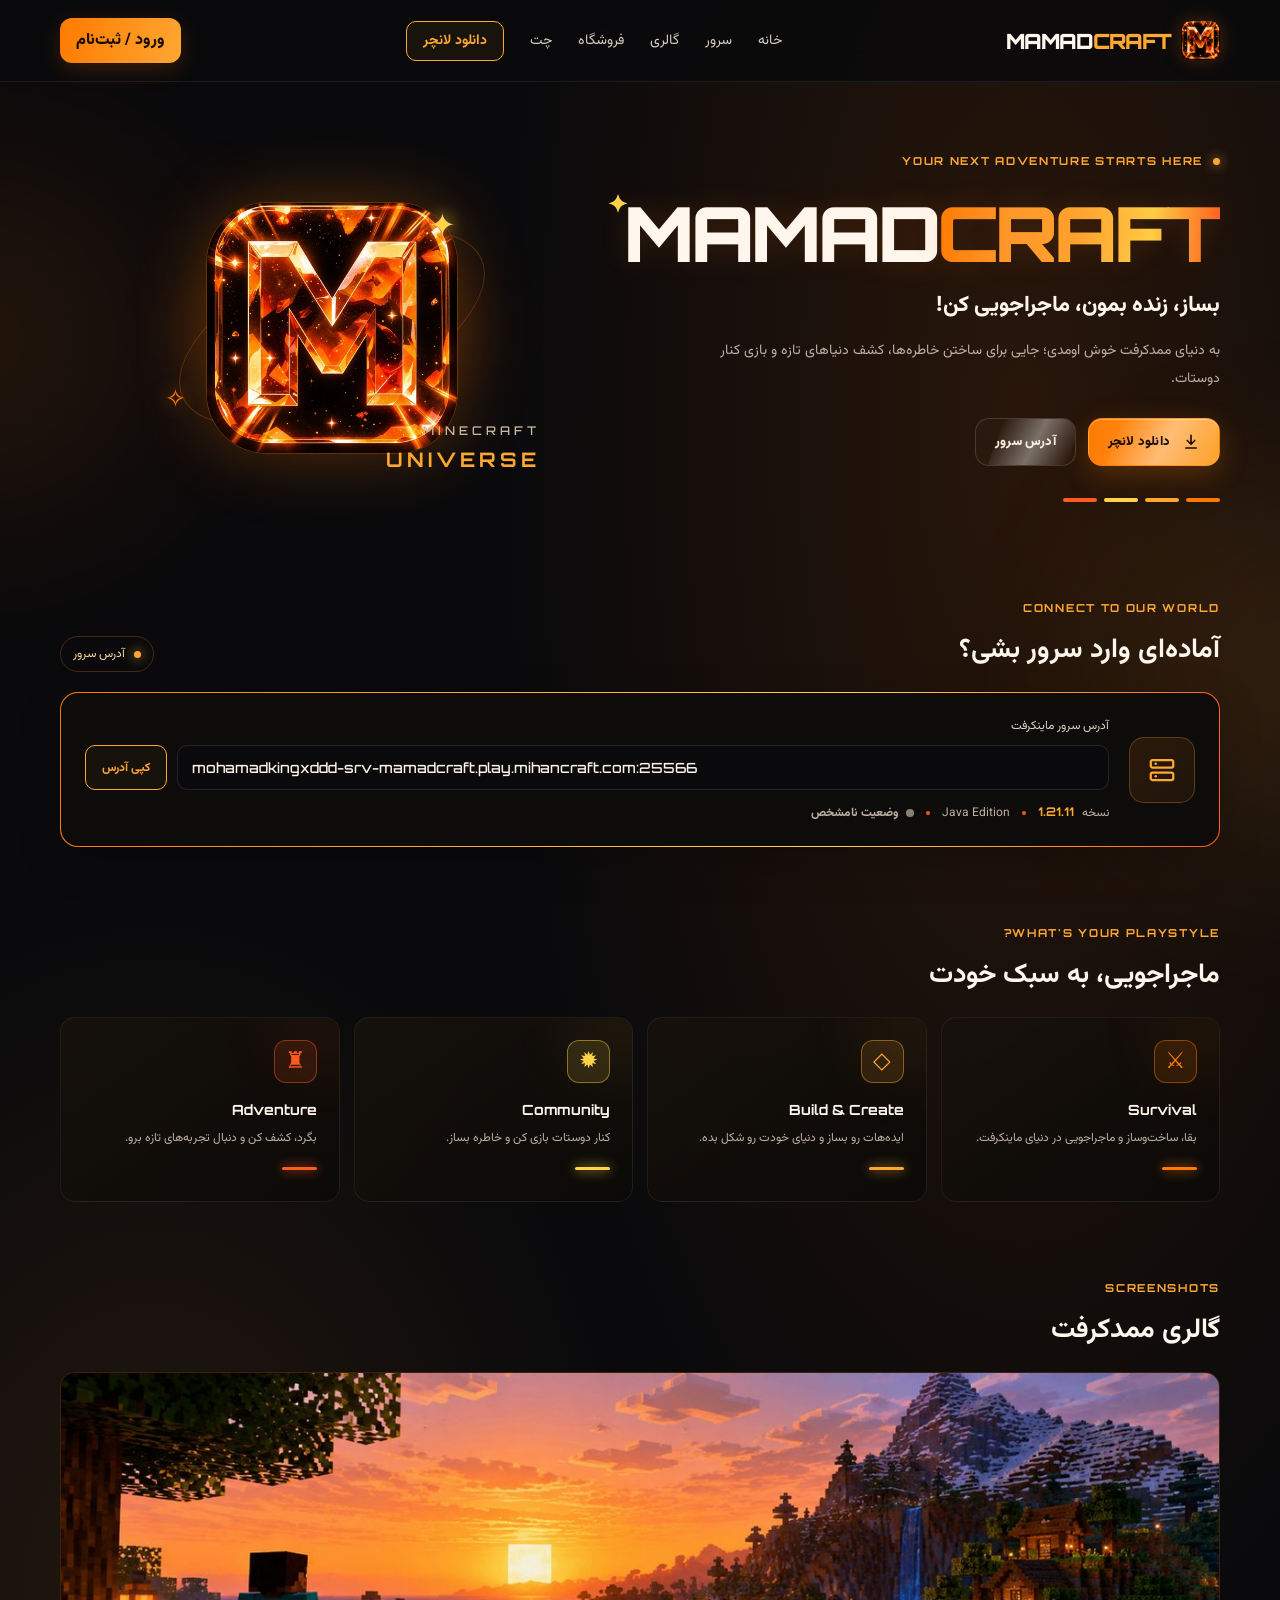
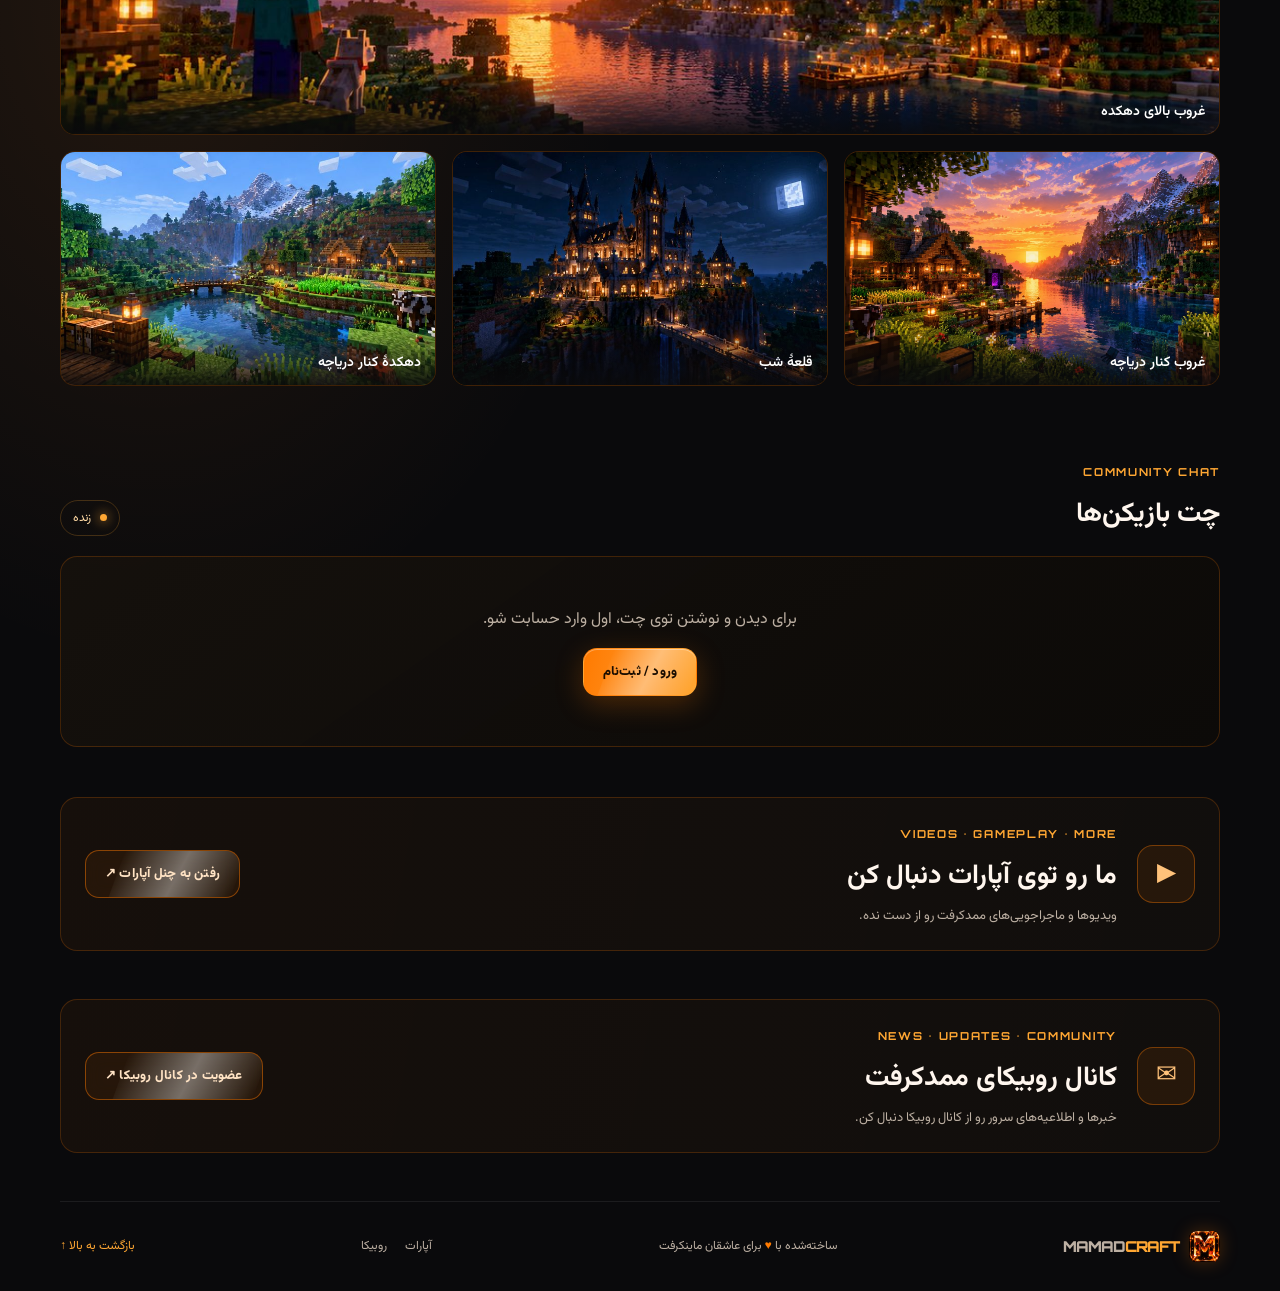
<file: index.html>
<!DOCTYPE html>
<html lang="fa" dir="rtl">
<head>
  <meta charset="UTF-8" />
  <meta name="viewport" content="width=device-width, initial-scale=1.0" />
  <meta name="theme-color" content="#0a0a0c" />
  <meta name="google-site-verification" content="aomxL6iLysEwkkgOobfw8zh832B2e3IMjww_79ur-ts" />
  <meta name="description" content="MamadCraft (ممدکرفت) — Minecraft Java server, launcher download and community chat. دنیای ماینکرفت، ساختن و ماجراجویی." />
  <meta name="keywords" content="MamadCraft, Mamad Craft, ممدکرفت, Minecraft server, Minecraft launcher, ماینکرفت, سرور ماینکرفت" />
  <link rel="canonical" href="https://m8380139-alt.github.io/mamadcraft/" />
  <meta property="og:type" content="website" />
  <meta property="og:site_name" content="MamadCraft" />
  <meta property="og:title" content="MamadCraft | Minecraft Server &amp; Launcher" />
  <meta property="og:description" content="Minecraft Java server, launcher and community chat. سرور و لانچر ماینکرفت ممدکرفت." />
  <meta property="og:url" content="https://m8380139-alt.github.io/mamadcraft/" />
  <meta property="og:image" content="https://m8380139-alt.github.io/mamadcraft/images/logo.webp" />
  <meta name="twitter:card" content="summary" />
  <script type="application/ld+json">{"@context":"https://schema.org","@type":"WebSite","name":"MamadCraft","alternateName":["Mamad Craft","ممدکرفت"],"url":"https://m8380139-alt.github.io/mamadcraft/"}</script>
  <title>MamadCraft | Minecraft Server &amp; Launcher | ممدکرفت</title>
  <link rel="icon" type="image/png" href="images/favicon.png">
  <link rel="preconnect" href="https://fonts.googleapis.com">
  <link rel="preconnect" href="https://fonts.gstatic.com" crossorigin>
  <link href="https://fonts.googleapis.com/css2?family=Orbitron:wght@500;600;700;800;900&family=Vazirmatn:wght@400;500;600;700;800&display=swap" rel="stylesheet">
  <link rel="stylesheet" href="style.css?v=11" />
<link rel="stylesheet" href="modern.css?v=1" />
</head>
<body>
  <div class="ambient ambient-one"></div><div class="ambient ambient-two"></div>
  <header class="topbar">
    <a class="brand" href="#home" aria-label="MamadCraft home"><span class="brand-mark"><img src="images/logo-128.png" alt="" width="39" height="39"></span><span>MAMAD<span class="brand-green">CRAFT</span></span></a>
    <nav class="nav-links" aria-label="منوی اصلی">
      <a href="#home">خانه</a><a href="#server">سرور</a><a href="#gallery">گالری</a><a href="capes.html">فروشگاه</a><a href="#chat">چت</a><a href="download.html" class="nav-download">دانلود لانچر</a>
    </nav>
    <button class="login-open" id="openAuth">ورود / ثبت‌نام</button>
  </header>

  <main id="home">
    <section class="hero wrap">
      <div class="hero-copy">
        <div class="eyebrow"><span class="pulse"></span> YOUR NEXT ADVENTURE STARTS HERE</div>
        <h1 class="hero-title">MAMAD<span>CRAFT</span><i>✦</i></h1>
        <p class="hero-subtitle">بساز، زنده بمون، ماجراجویی کن!</p>
        <p class="hero-text">به دنیای ممدکرفت خوش اومدی؛ جایی برای ساختن خاطره‌ها، کشف دنیاهای تازه و بازی کنار دوستات.</p>
        <div class="hero-actions"><a class="button button-primary" href="download.html"><svg class="ico" viewBox="0 0 24 24" aria-hidden="true"><path d="M12 3v12m0 0l-5-5m5 5l5-5M5 20h14" fill="none" stroke="currentColor" stroke-width="2.2" stroke-linecap="round" stroke-linejoin="round"/></svg>دانلود لانچر</a><a class="button button-ghost" href="#server">آدرس سرور</a></div>
        <div class="color-dashes"><span></span><span></span><span></span><span></span></div>
      </div>
      <div class="hero-art" aria-label="تزئینات گرافیکی ماینکرفت"><div class="orbit orbit-a"></div><div class="orbit orbit-b"></div><div class="hero-logo"><img src="images/logo.webp" alt="لوگوی ممدکرفت" width="512" height="512"></div><div class="spark spark-a">✦</div><div class="spark spark-b">✧</div><div class="art-label">MINECRAFT<br><strong>UNIVERSE</strong></div></div>
    </section>

    <section class="server-section wrap" id="server">
      <div class="section-heading"><div><span class="section-kicker">CONNECT TO OUR WORLD</span><h2>آماده‌ای وارد سرور بشی؟</h2></div><span class="live-pill"><i></i> آدرس سرور</span></div>
      <div class="server-card">
        <div class="server-icon"><svg viewBox="0 0 24 24" width="30" height="30" aria-hidden="true"><rect x="3" y="4" width="18" height="6" rx="1.5" fill="none" stroke="currentColor" stroke-width="1.8"/><rect x="3" y="14" width="18" height="6" rx="1.5" fill="none" stroke="currentColor" stroke-width="1.8"/><circle cx="7" cy="7" r="1" fill="currentColor"/><circle cx="7" cy="17" r="1" fill="currentColor"/></svg></div>
        <div class="server-info"><label for="serverAddress">آدرس سرور ماینکرفت</label><div class="address-row"><code id="serverAddress">mohamadkingxddd-srv-mamadcraft.play.mihancraft.com:25566</code><button id="copyServer" class="copy-button">کپی آدرس</button></div><div class="server-meta"><span class="version-badge">نسخه <strong>1.21.11</strong></span><span class="meta-dot"></span><span>Java Edition</span><span class="meta-dot"></span><span class="server-status" id="serverStatus" aria-live="polite">در حال بررسی...</span></div><p id="copyMessage" class="copy-message" aria-live="polite"></p></div>
      </div>
    </section>

    <section class="features-section wrap" id="features">
      <div class="section-heading"><div><span class="section-kicker">WHAT'S YOUR PLAYSTYLE?</span><h2>ماجراجویی، به سبک خودت</h2></div></div>
      <div class="feature-grid">
        <article class="feature-card feature-purple"><span class="feature-icon">⚔</span><h3>Survival</h3><p>بقا، ساخت‌وساز و ماجراجویی در دنیای ماینکرفت.</p><span class="feature-line"></span></article>
        <article class="feature-card feature-green"><span class="feature-icon">◇</span><h3>Build & Create</h3><p>ایده‌هات رو بساز و دنیای خودت رو شکل بده.</p><span class="feature-line"></span></article>
        <article class="feature-card feature-yellow"><span class="feature-icon">✹</span><h3>Community</h3><p>کنار دوستات بازی کن و خاطره بساز.</p><span class="feature-line"></span></article>
        <article class="feature-card feature-orange"><span class="feature-icon">♜</span><h3>Adventure</h3><p>بگرد، کشف کن و دنبال تجربه‌های تازه برو.</p><span class="feature-line"></span></article>
      </div>
    </section>

    <section class="gallery-section wrap" id="gallery">
      <div class="section-heading"><div><span class="section-kicker">SCREENSHOTS</span><h2>گالری ممدکرفت</h2></div></div>
      <div class="gallery-grid">
        <button class="gallery-item gallery-wide" type="button"><img src="images/sunset-panorama.jpg" alt="غروب و دهکده‌ای کنار کوهستان" loading="lazy"><span class="gallery-caption">غروب بالای دهکده</span></button>
        <button class="gallery-item" type="button"><img src="images/sunset-lake.jpg" alt="غروب کنار دریاچه و ورودی ندر" loading="lazy"><span class="gallery-caption">غروب کنار دریاچه</span></button>
        <button class="gallery-item" type="button"><img src="images/night-castle.jpg" alt="قلعهٔ شبانه روی صخره" loading="lazy"><span class="gallery-caption">قلعهٔ شب</span></button>
        <button class="gallery-item" type="button"><img src="images/day-village.jpg" alt="دهکده و مزرعه کنار دریاچه" loading="lazy"><span class="gallery-caption">دهکدهٔ کنار دریاچه</span></button>
      </div>
    </section>

    <section class="chat-section wrap" id="chat">
      <div class="section-heading"><div><span class="section-kicker">COMMUNITY CHAT</span><h2>چت بازیکن‌ها</h2></div><span class="live-pill"><i></i> زنده</span></div>
      <div class="chat-card">
        <div class="chat-locked" id="chatLocked">
          <p>برای دیدن و نوشتن توی چت، اول وارد حسابت شو.</p>
          <button class="button button-primary" id="chatLogin" type="button">ورود / ثبت‌نام</button>
        </div>
        <div class="chat-box" id="chatBox" hidden>
          <div class="chat-list" id="chatList" aria-live="polite"></div>
          <form class="chat-form" id="chatForm" autocomplete="off">
            <input id="chatInput" maxlength="300" placeholder="یه پیام بنویس..." aria-label="پیام">
            <button class="button button-primary" id="chatSend" type="submit">ارسال</button>
          </form>
          <p class="form-message" id="chatMessage" aria-live="polite"></p>
        </div>
      </div>
    </section>

    <section class="aparat-section wrap">
      <div class="aparat-symbol">▶</div><div class="aparat-copy"><span class="section-kicker">VIDEOS • GAMEPLAY • MORE</span><h2>ما رو توی آپارات دنبال کن</h2><p>ویدیوها و ماجراجویی‌های ممدکرفت رو از دست نده.</p></div><a class="button button-aparat" href="https://www.aparat.com/mohammadkingxddd" target="_blank" rel="noopener noreferrer">رفتن به چنل آپارات ↗</a>
    </section>

    <section class="aparat-section wrap">
      <div class="aparat-symbol">✉</div><div class="aparat-copy"><span class="section-kicker">NEWS • UPDATES • COMMUNITY</span><h2>کانال روبیکای ممدکرفت</h2><p>خبرها و اطلاعیه‌های سرور رو از کانال روبیکا دنبال کن.</p></div><a class="button button-aparat" href="https://rubika.ir/mamaddcraft" target="_blank" rel="noopener noreferrer">عضویت در کانال روبیکا ↗</a>
    </section>
  </main>

  <footer class="footer wrap"><a class="brand footer-brand" href="#home"><span class="brand-mark"><img src="images/logo-128.png" alt="" width="39" height="39"></span><span>MAMAD<span class="brand-green">CRAFT</span></span></a><p>ساخته‌شده با <span class="heart">♥</span> برای عاشقان ماینکرفت</p><div class="footer-links"><a href="https://www.aparat.com/mohammadkingxddd" target="_blank" rel="noopener noreferrer">آپارات</a><a href="https://rubika.ir/mamaddcraft" target="_blank" rel="noopener noreferrer">روبیکا</a></div><a href="#home" class="back-top">بازگشت به بالا ↑</a></footer>

  <div class="modal-backdrop" id="authModal" hidden>
    <section class="auth-modal" role="dialog" aria-modal="true" aria-labelledby="authTitle">
      <button class="modal-close" id="closeAuth" aria-label="بستن">×</button>
      <div class="modal-mark"><img src="images/logo-128.png" alt="" width="64" height="64"></div><span class="section-kicker">MAMADCRAFT ACCOUNT</span><h2 id="authTitle">ورود به حساب</h2>
      <p class="modal-note">فقط با نام کاربری و رمز عبور وارد شو یا حساب جدید بساز؛ ایمیل لازم نیست.</p>
      <p class="vpn-note">⚠ ایمیل نداریم؛ پس اگه رمزت رو فراموش کنی راه بازیابی نیست. رمزت رو یادت نگه دار.</p>
      <div class="auth-tabs"><button class="auth-tab active" data-mode="login">ورود</button><button class="auth-tab" data-mode="register">ثبت‌نام</button></div>
      <form id="authForm"><label for="username">نام کاربری</label><input id="username" name="username" autocomplete="username" placeholder="مثلاً Steve_123" required minlength="3" maxlength="20" pattern="[A-Za-z0-9_]{3,20}" autocapitalize="none" spellcheck="false"><label for="password">رمز عبور</label><input id="password" name="password" type="password" autocomplete="current-password" placeholder="حداقل ۹ کاراکتر" required minlength="9"><button class="button button-primary auth-submit" type="submit" id="authSubmit">ورود</button><p class="form-message" id="formMessage" aria-live="polite"></p>
      </form>
      <p class="security-warning">🔒 رمز عبور تو به‌صورت امن و رمزنگاری‌شده ذخیره می‌شود.</p>
    </section>
  </div>

  <div class="modal-backdrop" id="profileModal" hidden>
    <section class="auth-modal" role="dialog" aria-modal="true" aria-labelledby="profileTitle">
      <button class="modal-close" id="closeProfile" type="button" aria-label="بستن">×</button>
      <span class="section-kicker">MAMADCRAFT PROFILE</span><h2 id="profileTitle">پروفایل من</h2>
      <p class="modal-note" id="profileEmail"></p>
      <div class="profile-avatar"><img id="profileAvatarImg" alt="عکس پروفایل" hidden><span id="profileInitial">?</span></div>
      <button class="button button-ghost avatar-pick" id="avatarPick" type="button">انتخاب عکس</button>
      <input id="avatarInput" type="file" accept="image/jpeg,image/png,image/webp" hidden>
      <form id="profileForm">
        <label for="nickname">اسم داخل بازی</label>
        <input id="nickname" maxlength="24" placeholder="مثلاً Steve123" autocomplete="off">
        <label for="mcname">اسم اکانت ماینکرفت</label>
        <input id="mcname" maxlength="16" placeholder="مثلاً Steve123" autocomplete="off" dir="ltr" style="text-align:left">
        <p class="modal-note" style="margin:6px 0 0">فقط حروف انگلیسی، عدد و _ (۳ تا ۱۶ کاراکتر). این اسم فقط مال تو می‌شه و کیپ‌هات روش میاد. تو «ممد کلاینت» هم با همین نام کاربری و رمز سایت وارد می‌شی.</p>
        <label for="bio">درباره من</label>
        <textarea id="bio" maxlength="200" rows="3" placeholder="یه توضیح کوتاه دربارهٔ خودت (حداکثر ۲۰۰ کاراکتر)"></textarea>
        <button class="button button-primary auth-submit" type="submit" id="profileSave">ذخیره</button>
        <p class="form-message" id="profileMessage" aria-live="polite"></p>
      </form>
      <button class="button button-ghost profile-logout" id="profileLogout" type="button">خروج از حساب</button>
    </section>
  </div>

  <div class="lightbox" id="lightbox" hidden>
    <button class="lightbox-close" id="lightboxClose" type="button" aria-label="بستن">×</button>
    <button class="lightbox-nav lightbox-prev" id="lightboxPrev" type="button" aria-label="قبلی">›</button>
    <img id="lightboxImg" alt="">
    <button class="lightbox-nav lightbox-next" id="lightboxNext" type="button" aria-label="بعدی">‹</button>
    <p class="lightbox-caption" id="lightboxCaption"></p>
  </div>

  <script src="script.js?v=9"></script>
<script src="modern.js?v=1" defer></script>
</body>
</html>
</file>
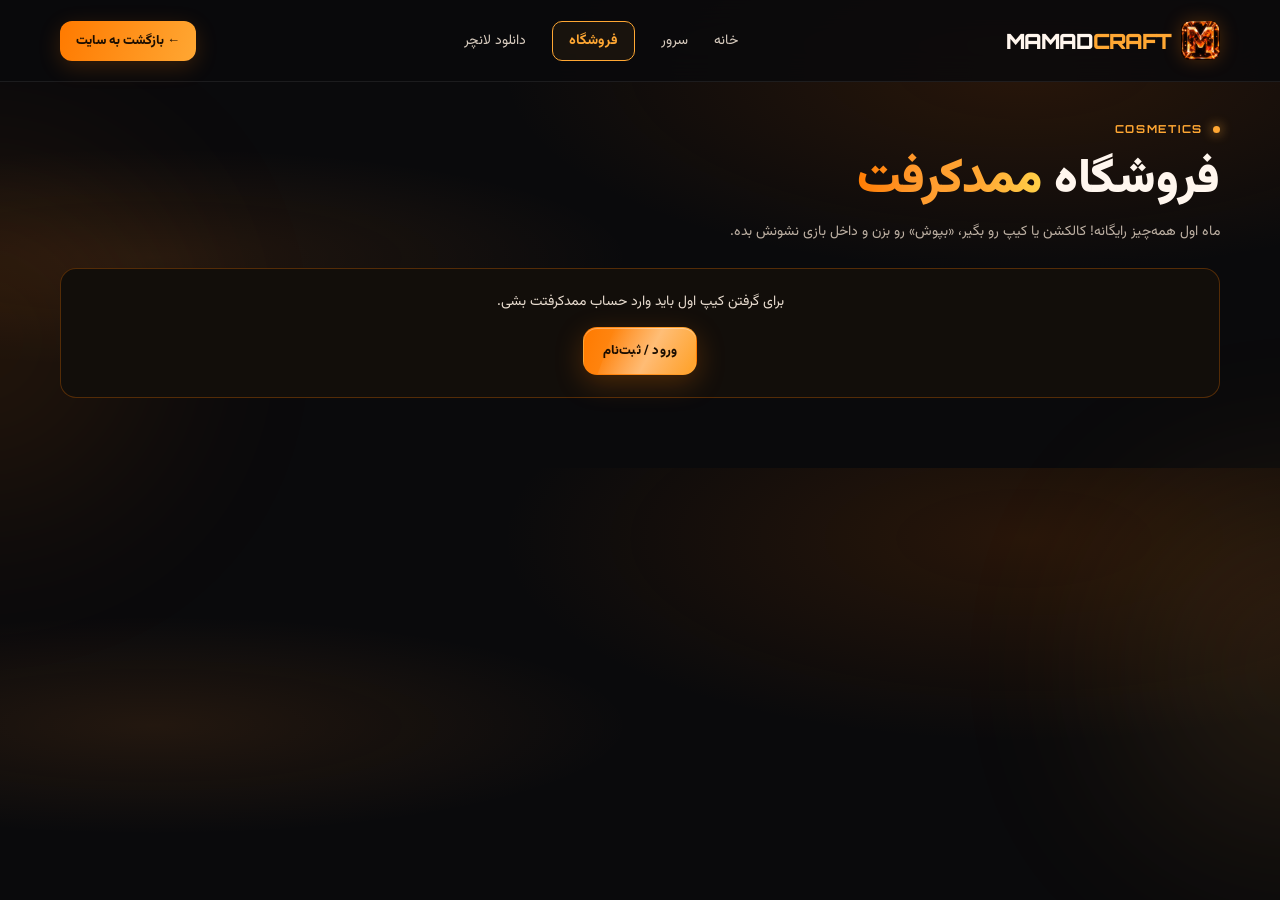
<file: capes.html>
<!DOCTYPE html>
<html lang="fa" dir="rtl">
<head>
  <meta charset="UTF-8" />
  <meta name="viewport" content="width=device-width, initial-scale=1.0" />
  <meta name="theme-color" content="#0a0a0c" />
  <meta name="description" content="فروشگاه کیپ و آیتم‌های زیبایی ممدکرفت — کیپ رایگان بگیر و در بازی بپوش." />
  <title>Store | فروشگاه ممدکرفت</title>
  <link rel="canonical" href="https://m8380139-alt.github.io/mamadcraft/capes.html" />
  <link rel="icon" type="image/png" href="images/favicon.png">
  <link rel="preconnect" href="https://fonts.googleapis.com">
  <link rel="preconnect" href="https://fonts.gstatic.com" crossorigin>
  <link href="https://fonts.googleapis.com/css2?family=Orbitron:wght@500;600;700;800;900&family=Vazirmatn:wght@400;500;600;700;800&display=swap" rel="stylesheet">
  <link rel="stylesheet" href="style.css?v=10" />
  <link rel="stylesheet" href="capes.css?v=3" />
<link rel="stylesheet" href="modern.css?v=1" />
</head>
<body>
  <div class="ambient ambient-one"></div><div class="ambient ambient-two"></div>
  <header class="topbar">
    <a class="brand" href="index.html" aria-label="MamadCraft home"><span class="brand-mark"><img src="images/logo-128.png" alt="" width="39" height="39"></span><span>MAMAD<span class="brand-green">CRAFT</span></span></a>
    <nav class="nav-links" aria-label="منوی اصلی">
      <a href="index.html#home">خانه</a><a href="index.html#server">سرور</a><a href="capes.html" class="nav-download">فروشگاه</a><a href="download.html">دانلود لانچر</a>
    </nav>
    <a class="login-open back-site" href="index.html">← بازگشت به سایت</a>
  </header>

  <main class="wrap capes-page">
    <div class="eyebrow"><span class="pulse"></span> COSMETICS</div>
    <h1 class="capes-title">فروشگاه <span>ممدکرفت</span></h1>
    <p class="capes-sub">ماه اول همه‌چیز رایگانه! کالکشن یا کیپ رو بگیر، «بپوش» رو بزن و داخل بازی نشونش بده.</p>

    <div class="capes-login" id="needLogin" hidden>
      <p>برای گرفتن کیپ اول باید وارد حساب ممدکرفتت بشی.</p>
      <a class="button button-primary" href="index.html">ورود / ثبت‌نام</a>
    </div>

    <div id="capesApp" hidden>
      <div class="capes-user">سلام <strong id="capesUser"></strong> 👋</div>
      <div class="capes-tabs" role="tablist">
        <button class="capes-tab active" data-tab="store" type="button">فروشگاه</button>
        <button class="capes-tab" data-tab="locker" type="button">کمد من</button>
      </div>
      <div class="capes-tabs capes-sub-tabs" id="storeTabs" role="tablist">
        <button class="capes-subtab active" data-sec="collections" type="button">کالکشن کیپ‌ها</button>
        <button class="capes-subtab" data-sec="capes" type="button">کیپ‌ها</button>
      </div>
      <p class="capes-msg" id="mcNotice" hidden>اسم اکانت ماینکرفتت هنوز ثبت نشده. <a href="index.html" style="color:var(--green);text-decoration:underline">برو تو پروفایل سایت</a> و «اسم اکانت ماینکرفت» رو وارد کن تا کیپ‌هات تو بازی به اسمت وصل بشن.</p>
      <p class="capes-msg" id="capesMsg" role="status"></p>
      <div class="capes-grid" id="capesGrid"></div>
    </div>
    <p class="capes-msg" id="capesLoading">در حال بارگذاری…</p>
  </main>

  <script src="capes.js?v=5"></script>
<script src="modern.js?v=1" defer></script>
</body>
</html>
</file>
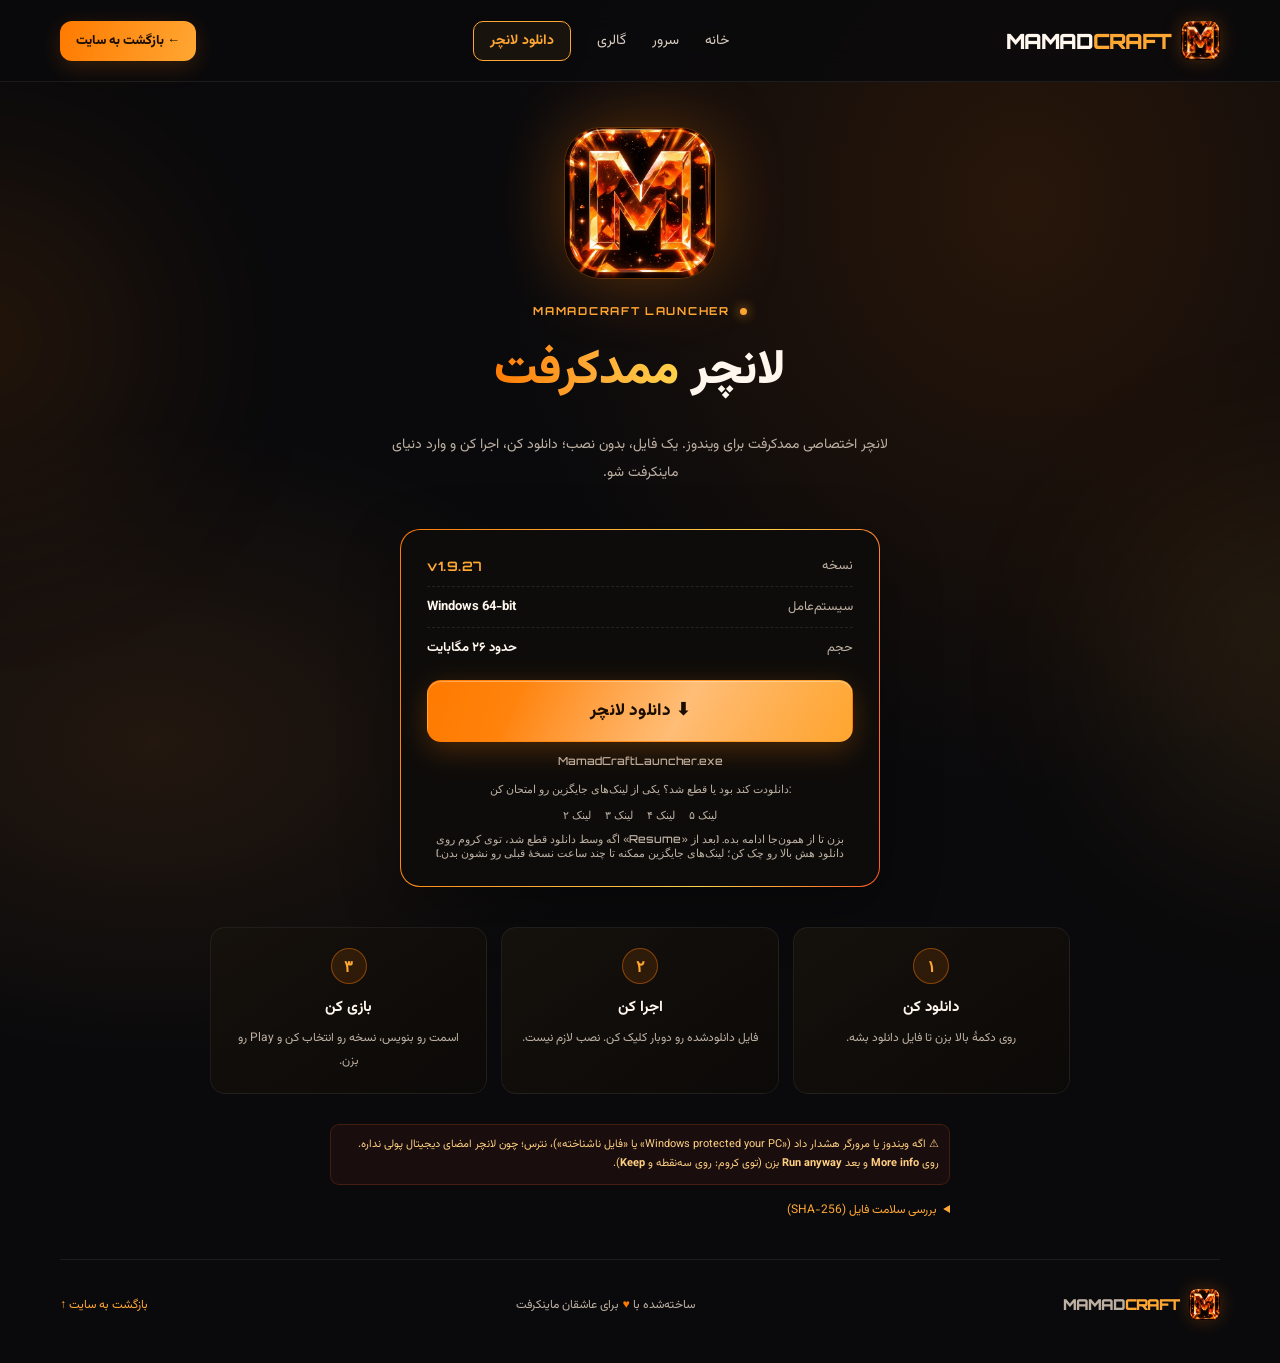
<file: download.html>
<!DOCTYPE html>
<html lang="fa" dir="rtl">
<head>
  <meta charset="UTF-8" />
  <meta name="viewport" content="width=device-width, initial-scale=1.0" />
  <meta name="theme-color" content="#0a0a0c" />
  <meta name="description" content="دانلود لانچر ممدکرفت برای ویندوز — نصب‌نشدنی، یک فایل و آماده بازی." />
  <title>Download MamadCraft Launcher | دانلود لانچر ممدکرفت</title>
  <link rel="canonical" href="https://m8380139-alt.github.io/mamadcraft/download.html" />
  <link rel="icon" type="image/png" href="images/favicon.png">
  <link rel="preconnect" href="https://fonts.googleapis.com">
  <link rel="preconnect" href="https://fonts.gstatic.com" crossorigin>
  <link href="https://fonts.googleapis.com/css2?family=Orbitron:wght@500;600;700;800;900&family=Vazirmatn:wght@400;500;600;700;800&display=swap" rel="stylesheet">
  <link rel="stylesheet" href="style.css?v=10" />
<link rel="stylesheet" href="modern.css?v=1" />
</head>
<body>
  <div class="ambient ambient-one"></div><div class="ambient ambient-two"></div>
  <header class="topbar">
    <a class="brand" href="index.html" aria-label="MamadCraft home"><span class="brand-mark"><img src="images/logo-128.png" alt="" width="39" height="39"></span><span>MAMAD<span class="brand-green">CRAFT</span></span></a>
    <nav class="nav-links" aria-label="منوی اصلی">
      <a href="index.html#home">خانه</a><a href="index.html#server">سرور</a><a href="index.html#gallery">گالری</a><a href="download.html" class="nav-download">دانلود لانچر</a>
    </nav>
    <a class="login-open back-site" href="index.html">← بازگشت به سایت</a>
  </header>

  <main>
    <section class="dl-hero wrap">
      <div class="dl-logo"><img src="images/logo.webp" alt="لوگوی ممدکرفت" width="512" height="512"></div>
      <div class="eyebrow"><span class="pulse"></span> MAMADCRAFT LAUNCHER</div>
      <h1 class="dl-title">لانچر <span>ممدکرفت</span></h1>
      <p class="hero-text dl-text">لانچر اختصاصی ممدکرفت برای ویندوز. یک فایل، بدون نصب؛ دانلود کن، اجرا کن و وارد دنیای ماینکرفت شو.</p>

      <div class="dl-card">
        <div class="dl-info">
          <div class="dl-row"><span>نسخه</span><strong class="dl-ver" id="dlVer">v1.9.10</strong></div>
          <div class="dl-row"><span>سیستم‌عامل</span><strong>Windows 64-bit</strong></div>
          <div class="dl-row"><span>حجم</span><strong>حدود ۲۶ مگابایت</strong></div>
        </div>
        <a class="button button-primary dl-button" href="https://github.com/m8380139-alt/mamadcraft-downloads/releases/latest/download/MamadCraftLauncher.exe" download="MamadCraftLauncher.exe">⬇ دانلود لانچر</a>
        <p class="dl-file">MamadCraftLauncher.exe</p>
        <p class="dl-file" style="margin-top:14px">دانلودت کند بود یا قطع شد؟ یکی از لینک‌های جایگزین رو امتحان کن:</p>
        <p class="dl-file" dir="ltr" style="display:flex;gap:14px;justify-content:center;flex-wrap:wrap">
          <a href="downloads/MamadCraftLauncher.exe" download>لینک ۲</a>
          <a href="https://cdn.jsdelivr.net/gh/m8380139-alt/mamadcraft@main/downloads/MamadCraftLauncher.exe" download>لینک ۳</a>
          <a href="https://fastly.jsdelivr.net/gh/m8380139-alt/mamadcraft@main/downloads/MamadCraftLauncher.exe" download>لینک ۴</a>
          <a href="https://gcore.jsdelivr.net/gh/m8380139-alt/mamadcraft@main/downloads/MamadCraftLauncher.exe" download>لینک ۵</a>
        </p>
        <p class="dl-file" style="margin-top:10px">اگه وسط دانلود قطع شد، توی کروم روی «Resume» بزن تا از همون‌جا ادامه بده. (بعد از دانلود هش بالا رو چک کن؛ لینک‌های جایگزین ممکنه تا چند ساعت نسخهٔ قبلی رو نشون بدن.)</p>
      </div>

      <div class="dl-steps">
        <div class="dl-step"><b>۱</b><h3>دانلود کن</h3><p>روی دکمهٔ بالا بزن تا فایل دانلود بشه.</p></div>
        <div class="dl-step"><b>۲</b><h3>اجرا کن</h3><p>فایل دانلودشده رو دوبار کلیک کن. نصب لازم نیست.</p></div>
        <div class="dl-step"><b>۳</b><h3>بازی کن</h3><p>اسمت رو بنویس، نسخه رو انتخاب کن و Play رو بزن.</p></div>
      </div>

      <p class="security-warning dl-warning">⚠ اگه ویندوز یا مرورگر هشدار داد («Windows protected your PC» یا «فایل ناشناخته»)، نترس؛ چون لانچر امضای دیجیتال پولی نداره. روی <b>More info</b> و بعد <b>Run anyway</b> بزن (توی کروم: روی سه‌نقطه و <b>Keep</b>).</p>

      <details class="dl-hash">
        <summary>بررسی سلامت فایل (SHA-256)</summary>
        <code dir="ltr" id="dlHash">90dc01de6ac0df857902a635921460bea6643cc0fb83d96defbcc4975d607906</code>
        <p>اگه دوست داری مطمئن بشی فایلت دست‌نخورده‌ست، این کد رو با خروجی دستور <span dir="ltr">certutil -hashfile MamadCraftLauncher.exe SHA256</span> مقایسه کن.</p>
      </details>
    </section>
  </main>

  <footer class="footer wrap"><a class="brand footer-brand" href="index.html"><span class="brand-mark"><img src="images/logo-128.png" alt="" width="31" height="31"></span><span>MAMAD<span class="brand-green">CRAFT</span></span></a><p>ساخته‌شده با <span class="heart">♥</span> برای عاشقان ماینکرفت</p><a href="index.html" class="back-top">بازگشت به سایت ↑</a></footer>
  <script>
    // نسخه و هش رو از downloads/version.json می‌خونه تا همیشه با فایل واقعی یکی باشه
    fetch('downloads/version.json?t=' + Date.now(), { cache: 'no-store' })
      .then(function (r) { return r.json(); })
      .then(function (d) {
        if (d.version) document.getElementById('dlVer').textContent = 'v' + d.version;
        if (d.sha256) document.getElementById('dlHash').textContent = d.sha256;
      })
      .catch(function () {});
  </script>
<script src="modern.js?v=1" defer></script>
</body>
</html>
</file>
<file: style.css>
:root{--bg:#0a0a0c;--panel:rgba(14,12,10,.88);--text:#fff6ee;--muted:#bdb0a3;--purple:#ff7a00;--green:#ffa733;--yellow:#ffd34a;--orange:#ff5a1f;--line:rgba(255,122,0,.28)}
*{box-sizing:border-box}html{scroll-behavior:smooth}body{margin:0;background:radial-gradient(ellipse at 80% 15%,rgba(160,70,0,.20),transparent 36%),radial-gradient(ellipse at 12% 55%,rgba(255,140,40,.10),transparent 30%),var(--bg);color:var(--text);font-family:'Vazirmatn',sans-serif;overflow-x:hidden}a{color:inherit;text-decoration:none}button,input{font:inherit}.ambient{position:fixed;width:320px;height:320px;border-radius:50%;filter:blur(110px);opacity:.13;pointer-events:none;z-index:-1}.ambient-one{background:var(--purple);top:20%;left:-180px}.ambient-two{background:var(--green);right:-180px;bottom:8%}.wrap{width:min(1160px,calc(100% - 42px));margin-inline:auto}.topbar{height:82px;padding:0 max(24px,calc((100vw - 1160px)/2));display:flex;align-items:center;justify-content:space-between;gap:24px;border-bottom:1px solid rgba(255,255,255,.08);background:rgba(10,10,12,.85);backdrop-filter:blur(16px);position:sticky;top:0;z-index:10}.brand{display:flex;align-items:center;gap:10px;font:900 21px 'Orbitron',sans-serif;letter-spacing:-1px;white-space:nowrap}.brand-mark{display:grid;place-items:center;width:39px;height:39px;border:1px solid var(--green);color:var(--green);font:900 24px 'Orbitron',sans-serif;transform:rotate(-8deg);box-shadow:0 0 18px #ffa7332b}.brand-green{color:var(--green)}.nav-links{display:flex;gap:28px;color:#d9cdc0;font-size:14px}.nav-links a{transition:color .2s}.nav-links a:hover{color:var(--green)}.login-open{border:1px solid var(--purple);border-radius:12px;background:#120e0a;color:white;padding:10px 16px;cursor:pointer;box-shadow:inset 0 0 16px #ff7a0010}.login-open span{color:var(--green);margin-right:8px}.hero{min-height:480px;display:grid;grid-template-columns:1.05fr .95fr;align-items:center;gap:20px;padding-block:54px 42px}.eyebrow,.section-kicker{font:700 11px 'Orbitron',sans-serif;letter-spacing:1.7px;color:var(--green)}.eyebrow{display:flex;align-items:center;gap:10px}.pulse,.live-pill i{width:7px;height:7px;background:var(--green);border-radius:50%;box-shadow:0 0 12px var(--green)}.hero-title{font:900 clamp(43px,6vw,76px)/1.12 'Orbitron',sans-serif;letter-spacing:-4px;margin:22px 0 12px;text-shadow:0 0 28px #ff7a0028}.hero-title span{background:linear-gradient(95deg,var(--purple),#ff9a2e,var(--green),var(--yellow),var(--orange));-webkit-background-clip:text;background-clip:text;color:transparent}.hero-title i{font-style:normal;color:var(--yellow);font-size:25px;vertical-align:top;margin-left:8px}.hero-subtitle{font-size:22px;font-weight:800;margin:0 0 12px}.hero-text{color:var(--muted);line-height:2;max-width:510px;font-size:14px}.hero-actions{display:flex;gap:12px;flex-wrap:wrap;margin-top:25px}.button{display:inline-flex;justify-content:center;align-items:center;gap:12px;border-radius:11px;padding:13px 19px;font-size:13px;font-weight:800;border:1px solid transparent;cursor:pointer;transition:transform .2s,box-shadow .2s}.button:hover{transform:translateY(-2px)}.button-primary{color:#1a0d00;background:linear-gradient(105deg,var(--purple),#ff8c1a 40%,var(--green));box-shadow:0 7px 30px #ff7a0022}.button-ghost{border-color:#ffffff26;background:#ffffff05;color:#fff0e2}.button-ghost:hover{border-color:var(--yellow)}.color-dashes{display:flex;gap:7px;margin-top:32px}.color-dashes span{height:4px;width:34px;border-radius:9px;background:var(--purple)}.color-dashes span:nth-child(2){background:var(--green)}.color-dashes span:nth-child(3){background:var(--yellow)}.color-dashes span:nth-child(4){background:var(--orange)}.hero-art{height:330px;position:relative;display:grid;place-items:center;isolation:isolate}.hero-art:before{content:"";position:absolute;inset:18% 8%;background:radial-gradient(ellipse,#b3470044,transparent 68%);filter:blur(16px);z-index:-1}.orbit{position:absolute;border:1px solid #ff7a0042;border-radius:50%;transform:rotate(-25deg)}.orbit-a{width:330px;height:150px}.orbit-b{width:270px;height:220px;border-color:#ffa73338;transform:rotate(48deg)}.pixel-cube{position:absolute;width:125px;height:125px;background:linear-gradient(135deg,#3a2210,#1c150e 50%,#2d1a0b);border:1px solid #ff7a00;box-shadow:0 0 28px #ff7a0030,inset 0 0 30px #ffa7330b;transform:rotate(45deg);border-radius:18px}.pixel-cube:before,.pixel-cube:after{content:"";position:absolute;background:#ffa733;opacity:.8}.pixel-cube:before{height:1px;left:0;right:0;top:50%;box-shadow:0 0 14px var(--green)}.pixel-cube:after{width:1px;top:0;bottom:0;left:50%;box-shadow:0 0 14px var(--green)}.cube-large{width:150px;height:150px;animation:float 5s ease-in-out infinite}.cube-large b{position:absolute;inset:22px;border:1px solid #ffd34a8c;border-radius:10px}.cube-small{width:55px;height:55px;left:13%;top:24%;border-color:var(--orange);box-shadow:0 0 22px #ff5a1f33;animation:float 4s ease-in-out infinite reverse}.art-label{position:absolute;bottom:15px;right:8%;font:500 12px/1.8 'Orbitron',sans-serif;letter-spacing:4px;color:#cdbba6;text-align:right}.art-label strong{font-size:20px;color:var(--green)}.spark{position:absolute;color:var(--yellow);text-shadow:0 0 18px currentColor;font-size:32px}.spark-a{top:12%;right:25%}.spark-b{bottom:22%;left:16%;color:var(--purple);font-size:25px}@keyframes float{0%,100%{translate:0 0}50%{translate:0 -13px}}
.server-section,.features-section{padding-block:34px 40px}.section-heading{display:flex;align-items:end;justify-content:space-between;gap:18px;margin-bottom:20px}.section-heading h2,.aparat-copy h2{margin:8px 0 0;font-size:clamp(20px,3vw,27px)}.live-pill{display:flex;align-items:center;gap:9px;padding:8px 12px;border:1px solid #ffa73338;border-radius:30px;color:#ffd9a3;font-size:12px}.server-card{display:flex;align-items:center;gap:20px;padding:24px;border:1px solid transparent;border-radius:18px;background:linear-gradient(#0e0c0a,#0e0c0a) padding-box,linear-gradient(100deg,var(--purple),var(--green),var(--yellow),var(--orange)) border-box;box-shadow:0 14px 45px #0003}.server-icon{flex:0 0 66px;width:66px;height:66px;display:grid;place-items:center;border-radius:15px;background:linear-gradient(135deg,#2a1a0c,#1f1409);font-size:32px;color:var(--green);border:1px solid #ffa73345}.server-info{flex:1;min-width:0}.server-info label{display:block;color:#e0d3c5;font-size:12px;margin-bottom:10px}.address-row{display:flex;gap:10px;align-items:stretch}.address-row code{direction:ltr;text-align:left;display:flex;align-items:center;flex:1;min-width:0;overflow-wrap:anywhere;background:#0a0a0c;border:1px solid #ffffff1b;border-radius:10px;padding:13px 14px;color:#fff3e6;font:500 clamp(10px,1.4vw,14px) 'Orbitron',monospace}.copy-button{white-space:nowrap;border:1px solid var(--green);background:#ffa7330b;color:var(--green);border-radius:10px;padding:0 16px;cursor:pointer;font-size:12px;font-weight:700}.copy-button:hover{background:#ffa73319}.copy-button span{margin-right:8px;font-size:17px}.server-meta{display:flex;align-items:center;gap:12px;margin-top:14px;color:var(--muted);font-size:12px}.version-badge strong{color:var(--green);font-family:'Orbitron',sans-serif;margin-right:5px}.meta-dot{width:4px;height:4px;background:var(--orange);border-radius:50%}.copy-message{font-size:12px;color:var(--green);min-height:0;margin:4px 0 0}.copy-message:empty{display:none}.feature-grid{display:grid;grid-template-columns:repeat(4,1fr);gap:14px}.feature-card{position:relative;overflow:hidden;min-height:185px;padding:22px;border:1px solid #ffffff12;border-radius:15px;background:linear-gradient(145deg,#17120dd9,#0c0a08);transition:transform .25s,border-color .25s}.feature-card:hover{transform:translateY(-5px);border-color:var(--accent)}.feature-card:after{content:"";position:absolute;width:110px;height:110px;border-radius:50%;background:var(--accent);opacity:.07;filter:blur(35px);right:-45px;top:-45px}.feature-icon{display:grid;place-items:center;width:43px;height:43px;border-radius:12px;background:color-mix(in srgb,var(--accent) 12%,transparent);border:1px solid color-mix(in srgb,var(--accent) 45%,transparent);font-size:23px;color:var(--accent)}.feature-card h3{font:700 14px 'Orbitron',sans-serif;margin:18px 0 9px}.feature-card p{font-size:12px;line-height:1.9;color:var(--muted);margin:0}.feature-line{display:block;width:35px;height:3px;background:var(--accent);border-radius:4px;margin-top:17px;box-shadow:0 0 12px var(--accent)}.feature-purple{--accent:var(--purple)}.feature-green{--accent:var(--green)}.feature-yellow{--accent:var(--yellow)}.feature-orange{--accent:var(--orange)}.aparat-section{display:flex;align-items:center;gap:20px;margin-block:10px 48px;padding:24px;border:1px solid #ff7a0035;border-radius:17px;background:linear-gradient(100deg,#ff7a000d,#ffa73308)}.aparat-symbol{width:58px;height:58px;flex:0 0 58px;display:grid;place-items:center;border-radius:16px;background:#ff7a0017;border:1px solid #ff7a0061;color:#ffc27a;font-size:25px}.aparat-copy{flex:1}.aparat-copy p{color:var(--muted);font-size:13px;margin:8px 0 0}.button-aparat{border-color:#ff7a0076;color:#ffe3c4;background:#ff7a0012;white-space:nowrap}.footer{border-top:1px solid #ffffff13;min-height:90px;display:flex;align-items:center;justify-content:space-between;gap:18px;color:var(--muted);font-size:12px}.footer-brand{font-size:15px}.footer-brand .brand-mark{width:31px;height:31px;font-size:19px}.heart{color:var(--purple)}.back-top{color:var(--green)}
.modal-backdrop{position:fixed;inset:0;z-index:30;display:grid;place-items:center;padding:20px;background:#050505cf;backdrop-filter:blur(9px)}.modal-backdrop[hidden]{display:none}.auth-modal{width:min(430px,100%);position:relative;border:1px solid transparent;border-radius:20px;padding:30px;background:linear-gradient(#120e0a,#120e0a) padding-box,linear-gradient(145deg,var(--purple),var(--green),var(--yellow)) border-box;box-shadow:0 20px 100px #0008;text-align:center}.modal-close{position:absolute;top:13px;left:15px;width:32px;height:32px;border:1px solid #ffffff22;border-radius:9px;background:#ffffff08;color:white;font-size:23px;cursor:pointer}.modal-mark{display:grid;place-items:center;width:53px;height:53px;margin:0 auto 15px;border:1px solid var(--green);color:var(--green);font:900 28px 'Orbitron',sans-serif;box-shadow:0 0 24px #ffa7331d}.auth-modal h2{margin:8px 0;font-size:24px}.modal-note{font-size:12px;line-height:1.9;color:var(--muted);margin:0 0 18px}.auth-tabs{display:grid;grid-template-columns:1fr 1fr;gap:6px;background:#0a0a0c;padding:5px;border-radius:11px;margin-bottom:18px}.auth-tab{padding:9px;border:0;border-radius:8px;background:transparent;color:var(--muted);cursor:pointer}.auth-tab.active{background:#ff7a0020;color:white;border:1px solid #ff7a004a}#authForm{text-align:right}#authForm label{display:block;font-size:12px;color:#e8dccf;margin:13px 0 7px}#authForm input{width:100%;border:1px solid #ffffff20;border-radius:10px;background:#0a0a0c;color:white;padding:12px;outline:none;direction:rtl}#authForm input:focus{border-color:var(--green);box-shadow:0 0 0 3px #ffa73313}.auth-submit{width:100%;margin-top:18px}.form-message{font-size:12px;color:var(--yellow);text-align:center;line-height:1.8}.security-warning{font-size:11px;line-height:1.8;color:#ffcf81;background:#ff5a1f10;border:1px solid #ff5a1f30;border-radius:9px;padding:10px;margin:14px 0 0}
@media(max-width:850px){.topbar{padding-inline:20px}.nav-links{gap:14px}.hero{grid-template-columns:1fr;gap:0;padding-top:45px}.hero-copy{text-align:center}.eyebrow,.hero-actions{justify-content:center}.hero-text{margin-inline:auto}.color-dashes{justify-content:center}.hero-art{height:270px;grid-row:1}.hero-title{font-size:clamp(39px,9vw,68px)}.feature-grid{grid-template-columns:repeat(2,1fr)}}@media(max-width:600px){.wrap{width:calc(100% - 28px)}.topbar{height:auto;min-height:72px;flex-wrap:wrap;padding:14px;gap:12px}.brand{font-size:17px}.brand-mark{width:32px;height:32px;font-size:20px}.login-open{padding:8px 10px;font-size:12px}.nav-links{order:3;width:100%;justify-content:space-between;gap:8px;border-top:1px solid #ffffff10;padding-top:12px;font-size:12px}.hero{padding-top:24px}.hero-art{height:220px}.orbit-a{width:260px;height:120px}.orbit-b{width:210px;height:170px}.cube-large{width:105px;height:105px}.pixel-cube{width:95px;height:95px}.cube-small{width:42px;height:42px}.hero-title{letter-spacing:-2.5px}.hero-subtitle{font-size:19px}.hero-text{font-size:13px}.hero-actions .button{flex:1;padding:12px 9px;font-size:11px}.section-heading{align-items:start}.section-heading h2{font-size:20px}.server-card{align-items:flex-start;padding:15px;gap:12px}.server-icon{flex-basis:43px;width:43px;height:43px;font-size:23px}.address-row{flex-direction:column}.address-row code{font-size:10px;line-height:1.8;padding:11px}.copy-button{padding:10px}.server-meta{flex-wrap:wrap}.feature-grid{gap:9px}.feature-card{padding:15px;min-height:174px}.feature-card h3{font-size:12px}.feature-card p{font-size:11px}.aparat-section{flex-wrap:wrap;padding:17px;gap:13px}.aparat-symbol{width:45px;height:45px;flex-basis:45px}.aparat-copy{min-width:calc(100% - 65px)}.aparat-copy h2{font-size:18px}.button-aparat{width:100%}.footer{padding-block:18px;flex-wrap:wrap;justify-content:center;text-align:center}.footer p{width:100%;order:3;margin:0}.footer-brand{margin-left:auto}.back-top{margin-right:auto}}
.gallery-section{padding-block:34px 40px}
.gallery-grid{display:grid;grid-template-columns:repeat(3,1fr);gap:16px}
.gallery-item{position:relative;overflow:hidden;padding:0;border:1px solid #ff7a0035;border-radius:15px;background:#0c0a08;cursor:zoom-in;aspect-ratio:16/10;transition:transform .25s,border-color .25s,box-shadow .25s}
.gallery-item:hover,.gallery-item:focus-visible{transform:translateY(-4px);border-color:var(--green);box-shadow:0 10px 30px #ffa7331f;outline:none}
.gallery-item img{width:100%;height:100%;object-fit:cover;display:block;transition:transform .5s}
.gallery-item:hover img{transform:scale(1.05)}
.gallery-wide{grid-column:1/-1;aspect-ratio:16/5}
.gallery-caption{position:absolute;inset:auto 0 0 0;padding:26px 14px 11px;text-align:right;color:#fff;font-size:14px;font-weight:600;background:linear-gradient(transparent,#0a0a0ce6)}
.lightbox{position:fixed;inset:0;z-index:50;display:grid;place-items:center;padding:20px;background:#050505f2;backdrop-filter:blur(6px)}
.lightbox[hidden]{display:none}
.lightbox img{max-width:min(1200px,100%);max-height:80vh;border-radius:12px;border:1px solid #ff7a0055;box-shadow:0 0 50px #ff7a002e}
.lightbox-caption{margin:12px 0 0;color:var(--muted);font-size:14px;text-align:center}
.lightbox-close,.lightbox-nav{position:absolute;width:46px;height:46px;border:1px solid #ffffff2a;border-radius:50%;background:#120e0acc;color:#fff;font-size:26px;line-height:1;cursor:pointer}
.lightbox-close{top:18px;left:18px}
.lightbox-nav{top:50%;transform:translateY(-50%)}
.lightbox-prev{right:18px}
.lightbox-next{left:18px}
.lightbox-close:hover,.lightbox-nav:hover{border-color:var(--green);color:var(--green)}
@media(max-width:850px){.gallery-grid{grid-template-columns:repeat(2,1fr)}.gallery-wide{aspect-ratio:16/7}}
@media(max-width:600px){.gallery-grid{grid-template-columns:1fr;gap:12px}.gallery-wide{aspect-ratio:16/10}.lightbox-nav{top:auto;bottom:18px;transform:none}}

.profile-avatar{position:relative;width:96px;height:96px;margin:6px auto 12px;border-radius:50%;overflow:hidden;display:grid;place-items:center;border:2px solid var(--green);background:#ff7a001f;box-shadow:0 0 24px #ffa73322}
.profile-avatar img{width:100%;height:100%;object-fit:cover;display:block}
.profile-avatar img[hidden],.profile-avatar span[hidden]{display:none}
.profile-avatar span{font:900 38px 'Orbitron',sans-serif;color:var(--green)}
.avatar-pick{display:block;margin:0 auto;padding:8px 18px;font-size:13px;cursor:pointer}
#profileForm{text-align:right}
#profileForm label{display:block;font-size:12px;color:#e8dccf;margin:13px 0 7px}
#profileForm input,#profileForm textarea{width:100%;border:1px solid #ffffff20;border-radius:10px;background:#0a0a0c;color:white;padding:12px;outline:none;direction:rtl;font:inherit;resize:vertical}
#profileForm input:focus,#profileForm textarea:focus{border-color:var(--green);box-shadow:0 0 0 3px #ffa73313}
.profile-logout{width:100%;margin-top:12px;font-size:13px;cursor:pointer}

.chat-section{padding-block:34px 40px}
.chat-card{border:1px solid #ff7a0035;border-radius:17px;background:linear-gradient(145deg,#17120dd9,#0c0a08);padding:16px}
.chat-locked{text-align:center;padding:34px 12px;color:var(--muted)}
.chat-locked p{margin:0 0 16px}
.chat-box[hidden],.chat-locked[hidden]{display:none}
.chat-list{height:380px;overflow-y:auto;display:flex;flex-direction:column;gap:10px;padding:6px 4px 10px;scroll-behavior:smooth}
.chat-empty{margin:auto;color:var(--muted);font-size:13px}
.chat-msg{display:flex;gap:10px;align-items:flex-start;max-width:min(560px,92%)}
.chat-msg.mine{align-self:flex-start}
.chat-avatar{flex:0 0 36px;width:36px;height:36px;border-radius:50%;overflow:hidden;display:grid;place-items:center;border:1px solid #ffa73366;background:#ff7a001f;color:var(--green);font:800 15px 'Orbitron',sans-serif}
.chat-avatar img{width:100%;height:100%;object-fit:cover;display:block}
.chat-bubble{min-width:0;padding:8px 12px;border:1px solid #ffffff14;border-radius:12px;background:#ffffff08}
.chat-msg.mine .chat-bubble{border-color:#ffa73340;background:#ffa7330d}
.chat-meta{display:flex;align-items:center;gap:8px;font-size:11px;color:var(--muted);margin-bottom:3px}
.chat-author{color:#ffc27a;font-weight:700;font-size:12px}
.chat-del{border:0;background:transparent;color:#ff8a8a;cursor:pointer;font-size:15px;line-height:1;padding:0 2px}
.chat-text{font-size:14px;line-height:1.8;overflow-wrap:anywhere;white-space:pre-wrap}
.chat-form{display:flex;gap:10px;margin-top:8px}
.chat-form input{flex:1;min-width:0;border:1px solid #ffffff20;border-radius:10px;background:#0a0a0c;color:white;padding:12px;outline:none;direction:rtl}
.chat-form input:focus{border-color:var(--green);box-shadow:0 0 0 3px #ffa73313}
.chat-form .button{white-space:nowrap;cursor:pointer}
@media(max-width:600px){.chat-list{height:340px}.chat-msg{max-width:100%}}

.vpn-note{margin:-8px 0 16px;padding:8px 10px;border:1px solid #ffd34a40;border-radius:9px;background:#ffd34a0f;color:var(--yellow);font-size:12px;line-height:1.8}
.chat-locked small{color:var(--yellow);font-size:12px;line-height:2}

.server-status{display:inline-flex;align-items:center;gap:7px;font-weight:700}
.server-status:before{content:"";width:8px;height:8px;border-radius:50%;background:#8a7f73}
.server-status.online{color:#6dff9a}
.server-status.online:before{background:#6dff9a;box-shadow:0 0 10px #6dff9a}
.server-status.offline{color:#ff8a8a}
.server-status.offline:before{background:#ff6b6b;box-shadow:0 0 10px #ff6b6b}
.server-status.unknown{color:var(--muted)}

/* لوگوی M */
.brand-mark{border:0;transform:none;box-shadow:0 0 18px #ff7a0040;border-radius:24%;overflow:hidden;background:#000}
.brand-mark img,.modal-mark img,.hero-logo img{width:100%;height:100%;display:block;object-fit:cover;transform:scale(1.2)}
.modal-mark{width:64px;height:64px;border:0;border-radius:24%;overflow:hidden;background:#000;box-shadow:0 0 26px #ff7a0040}
.hero-logo{position:relative;width:min(250px,72%);aspect-ratio:1;border-radius:24%;overflow:hidden;background:#000;box-shadow:0 0 70px #ff7a0052,0 0 0 1px #ff7a0040;animation:float 5s ease-in-out infinite}
@media(max-width:600px){.hero-logo{width:min(190px,70%)}}
@media(max-width:600px){.art-label{display:none}}

/* صفحهٔ دانلود */
.nav-download{color:var(--green)!important;font-weight:700}
.back-site{display:inline-block;text-decoration:none;font-size:13px}
.dl-hero{display:flex;flex-direction:column;align-items:center;text-align:center;padding-block:46px 40px}
.dl-logo{position:relative;width:150px;aspect-ratio:1;border-radius:24%;overflow:hidden;background:#000;box-shadow:0 0 70px #ff7a0052,0 0 0 1px #ff7a0040;margin-bottom:26px;animation:float 5s ease-in-out infinite}
.dl-logo img{width:100%;height:100%;display:block;object-fit:cover;transform:scale(1.2)}
.dl-title{font-size:clamp(30px,5vw,48px);margin:16px 0 8px;font-weight:800}
.dl-title span{background:linear-gradient(95deg,var(--purple),var(--green),var(--yellow));-webkit-background-clip:text;background-clip:text;color:transparent}
.dl-text{max-width:520px;margin-inline:auto}
.dl-card{width:min(480px,100%);margin-top:28px;padding:26px;border:1px solid transparent;border-radius:20px;background:linear-gradient(#0e0c0a,#0e0c0a) padding-box,linear-gradient(100deg,var(--purple),var(--green),var(--yellow),var(--orange)) border-box;box-shadow:0 18px 60px #0005}
.dl-info{display:grid;gap:10px;margin-bottom:22px}
.dl-row{display:flex;justify-content:space-between;align-items:center;gap:12px;font-size:13px;color:var(--muted);padding-bottom:10px;border-bottom:1px dashed #ffffff18}
.dl-row:last-child{border-bottom:0;padding-bottom:0}
.dl-row strong{color:var(--text)}
.dl-ver{color:var(--green)!important;font-family:'Orbitron',sans-serif;letter-spacing:.5px}
.dl-button{width:100%;padding:17px 20px;font-size:17px;border-radius:14px}
.dl-file{margin:12px 0 0;font:500 11px 'Orbitron',monospace;color:var(--muted);direction:ltr}
.dl-steps{display:grid;grid-template-columns:repeat(3,1fr);gap:14px;width:min(860px,100%);margin-top:40px}
.dl-step{padding:20px 16px;border:1px solid #ffffff12;border-radius:15px;background:linear-gradient(145deg,#17120dd9,#0c0a08)}
.dl-step b{display:grid;place-items:center;width:36px;height:36px;margin:0 auto 12px;border-radius:50%;background:#ff7a0020;border:1px solid #ff7a0070;color:var(--green);font:800 16px 'Orbitron',sans-serif}
.dl-step h3{margin:0 0 8px;font-size:15px}
.dl-step p{margin:0;font-size:12px;line-height:1.9;color:var(--muted)}
.dl-warning{width:min(620px,100%);margin-top:30px;text-align:right}
.dl-hash{width:min(620px,100%);margin-top:16px;color:var(--muted);font-size:12px;text-align:right}
.dl-hash summary{cursor:pointer;color:var(--green)}
.dl-hash code{display:block;margin:10px 0;padding:10px 12px;border:1px solid #ffffff1b;border-radius:10px;background:#0a0a0c;color:var(--text);font:500 11px 'Orbitron',monospace;overflow-wrap:anywhere;text-align:left}
.dl-hash p{line-height:1.9;margin:0}
@media(max-width:700px){.dl-steps{grid-template-columns:1fr}.dl-logo{width:120px}}

/* v11: منوی مرتب‌تر و دکمه‌های کمتر */
.nav-links{align-items:center;gap:26px}
.nav-links a.nav-download{padding:8px 16px;border:1px solid var(--green);border-radius:10px;background:#ffa7330f}
.nav-links a.nav-download:hover{background:#ffa73322;color:var(--yellow)}
.login-open{background:linear-gradient(105deg,var(--purple),var(--green));color:#1a0d00;border:0;font-weight:800;box-shadow:0 6px 22px #ff7a0030}
.ico{width:18px;height:18px;flex:0 0 18px}
.copy-button:hover{background:#ffa73322}
.footer-links{display:flex;gap:18px}
.footer-links a{color:var(--muted);transition:color .2s}
.footer-links a:hover{color:var(--green)}
@media(max-width:600px){.nav-links a.nav-download{padding:6px 10px}.footer-links{order:2}}
</file>
<file: modern.css>
/* MamadCraft modern layer: دکمه‌ها، کارت‌ها و انیمیشن‌ها (روی style.css سوار می‌شه) */
.button{position:relative;overflow:hidden;isolation:isolate;border-radius:14px;letter-spacing:.2px;
  transition:transform .25s cubic-bezier(.2,.8,.2,1),box-shadow .25s,border-color .25s,background .25s}
.button::after{content:"";position:absolute;inset:0;z-index:-1;left:-120%;width:80%;
  background:linear-gradient(100deg,transparent,rgba(255,255,255,.38),transparent);transform:skewX(-20deg);transition:left .6s}
.button:hover::after{left:140%}
.button:hover{transform:translateY(-3px) scale(1.02)}
.button:active{transform:translateY(0) scale(.97)}
.button:focus-visible{outline:2px solid var(--yellow);outline-offset:3px}
.button-primary{box-shadow:0 8px 28px #ff7a0040,inset 0 1px 0 #ffffff55}
.button-primary:hover{box-shadow:0 12px 40px #ff7a0075,0 0 0 4px #ff7a0022,inset 0 1px 0 #ffffff66}
.button-ghost,.button-aparat{backdrop-filter:blur(8px)}
.button-ghost:hover,.button-aparat:hover{background:#ff7a0022;box-shadow:0 8px 26px #ff7a0030}
.cape-btn,.capes-tab,.capes-subtab,.modal-close{transition:transform .2s,box-shadow .25s,background .25s,border-color .25s}
.cape-btn:hover,.capes-tab:hover,.capes-subtab:hover{transform:translateY(-2px);box-shadow:0 8px 22px #ff7a0035}
.cape-btn:active,.capes-tab:active,.capes-subtab:active{transform:scale(.96)}

/* کارت‌ها */
.feature-line,.gallery-item,.cape-card,.coll-card,.aparat-section{transition:transform .3s cubic-bezier(.2,.8,.2,1),box-shadow .3s,border-color .3s}
.feature-line:hover,.cape-card:hover,.coll-card:hover{transform:translateY(-5px);box-shadow:0 14px 38px #ff7a0030;border-color:#ff7a0090}
.gallery-item:hover img{transform:scale(1.07)}
.cape-img,.coll-img{transition:transform .4s}
.cape-card:hover .cape-img,.coll-card:hover .coll-img{transform:scale(1.06) rotate(-1deg)}

/* نوار بالا */
.topbar{transition:background .3s,box-shadow .3s,backdrop-filter .3s}
.topbar.is-scrolled{background:rgba(10,8,6,.78);backdrop-filter:blur(14px);box-shadow:0 6px 30px #00000066}
.nav-links a{position:relative}
.nav-links a::after{content:"";position:absolute;left:0;right:0;bottom:-5px;height:2px;border-radius:2px;background:var(--purple);
  transform:scaleX(0);transform-origin:center;transition:transform .3s}
.nav-links a:hover::after{transform:scaleX(1)}

/* ورود تدریجی هنگام اسکرول */
.mc-reveal{opacity:0;transform:translateY(26px);transition:opacity .7s ease,transform .7s cubic-bezier(.2,.8,.2,1);transition-delay:var(--d,0s)}
.mc-reveal.mc-in{opacity:1;transform:none}

/* نبض نقطهٔ آنلاین */
.live-pill,.meta-dot{animation:mcPulse 2.4s ease-in-out infinite}
@keyframes mcPulse{0%,100%{box-shadow:0 0 0 0 #ff7a0055}50%{box-shadow:0 0 0 8px #ff7a0000}}

@media (prefers-reduced-motion:reduce){
  .button,.button::after,.mc-reveal,.feature-line,.cape-card,.coll-card,.gallery-item img,.live-pill,.meta-dot{animation:none!important;transition:none!important}
  .mc-reveal{opacity:1;transform:none}
}
</file>
<file: capes.css>
.capes-page{padding-block:40px 70px}
.capes-title{font:900 clamp(30px,5vw,48px)/1.2 'Vazirmatn',sans-serif;margin:16px 0 8px}
.capes-title span{background:linear-gradient(95deg,var(--purple),#ff9a2e,var(--green),var(--yellow));-webkit-background-clip:text;background-clip:text;color:transparent}
.capes-sub{color:var(--muted);font-size:14px;line-height:2;margin:0 0 22px}
.capes-login{border:1px solid var(--line);border-radius:16px;padding:22px;text-align:center;background:#120e0a}
.capes-login p{margin:0 0 14px;color:#e8dccf;font-size:14px}
.capes-user{font-size:14px;color:#e8dccf;margin-bottom:14px}
.capes-user strong{color:var(--green)}
.capes-tabs{display:inline-grid;grid-template-columns:1fr 1fr;gap:6px;background:#0a0a0c;padding:5px;border-radius:11px;margin-bottom:16px;min-width:260px}
.capes-tab{padding:9px 16px;border:0;border-radius:8px;background:transparent;color:var(--muted);cursor:pointer}
.capes-tab.active{background:#ff7a0020;color:#fff;border:1px solid #ff7a004a}
.capes-msg{font-size:13px;color:var(--yellow);min-height:20px;margin:0 0 12px}
.capes-grid{display:grid;grid-template-columns:repeat(auto-fill,minmax(150px,1fr));gap:16px}
.cape-card{border:1px solid #ffffff14;border-radius:16px;padding:14px;background:linear-gradient(145deg,#17120dd9,#0c0a08);text-align:center;transition:transform .25s,border-color .25s}
.cape-card:hover{transform:translateY(-4px);border-color:var(--green)}
.cape-card.on{border-color:var(--green);box-shadow:0 0 24px #ffa73326}
.cape-img{width:100%;aspect-ratio:2/3;object-fit:contain;border-radius:12px;background:#0a0a0c;display:block;image-rendering:pixelated}
.cape-name{font-weight:800;font-size:15px;margin:12px 0 4px}
.cape-price{font-size:12px;color:var(--green);margin-bottom:10px}
.cape-price.paid{color:var(--yellow)}
.cape-btn{width:100%;border-radius:10px;padding:10px;border:1px solid var(--green);background:#ffa7330b;color:var(--green);font-weight:700;cursor:pointer;font-size:13px}
.cape-btn:hover{background:#ffa73319}
.cape-btn.main{background:linear-gradient(105deg,var(--purple),#ff8c1a 40%,var(--green));color:#1a0d00;border-color:transparent}
.cape-btn:disabled{opacity:.5;cursor:not-allowed}
.capes-empty{grid-column:1/-1;color:var(--muted);text-align:center;padding:30px 0;font-size:14px}

.capes-sub-tabs{margin-inline-start:10px}
.capes-subtab{padding:9px 16px;border:0;border-radius:8px;background:transparent;color:var(--muted);cursor:pointer}
.capes-subtab.active{background:#ff7a0020;color:#fff;border:1px solid #ff7a004a}
.coll-grid{display:grid;grid-template-columns:repeat(auto-fill,minmax(230px,1fr));gap:18px}
.coll-card{border:1px solid #ffffff14;border-radius:18px;padding:14px;background:linear-gradient(145deg,#17120dd9,#0c0a08);text-align:center;transition:transform .25s,border-color .25s}
.coll-card:hover{transform:translateY(-4px);border-color:var(--green)}
.coll-card.done{border-color:var(--green)}
.coll-img{width:100%;aspect-ratio:1/1;object-fit:cover;border-radius:12px;background:#0a0a0c;display:block}
.coll-thumbs{display:flex;gap:6px;justify-content:center;margin:10px 0 2px}
.coll-thumbs img{width:34px;height:51px;object-fit:contain;border-radius:6px;background:#0a0a0c;image-rendering:pixelated}
.coll-count{font-size:12px;color:var(--muted);margin-bottom:4px}
</file>
